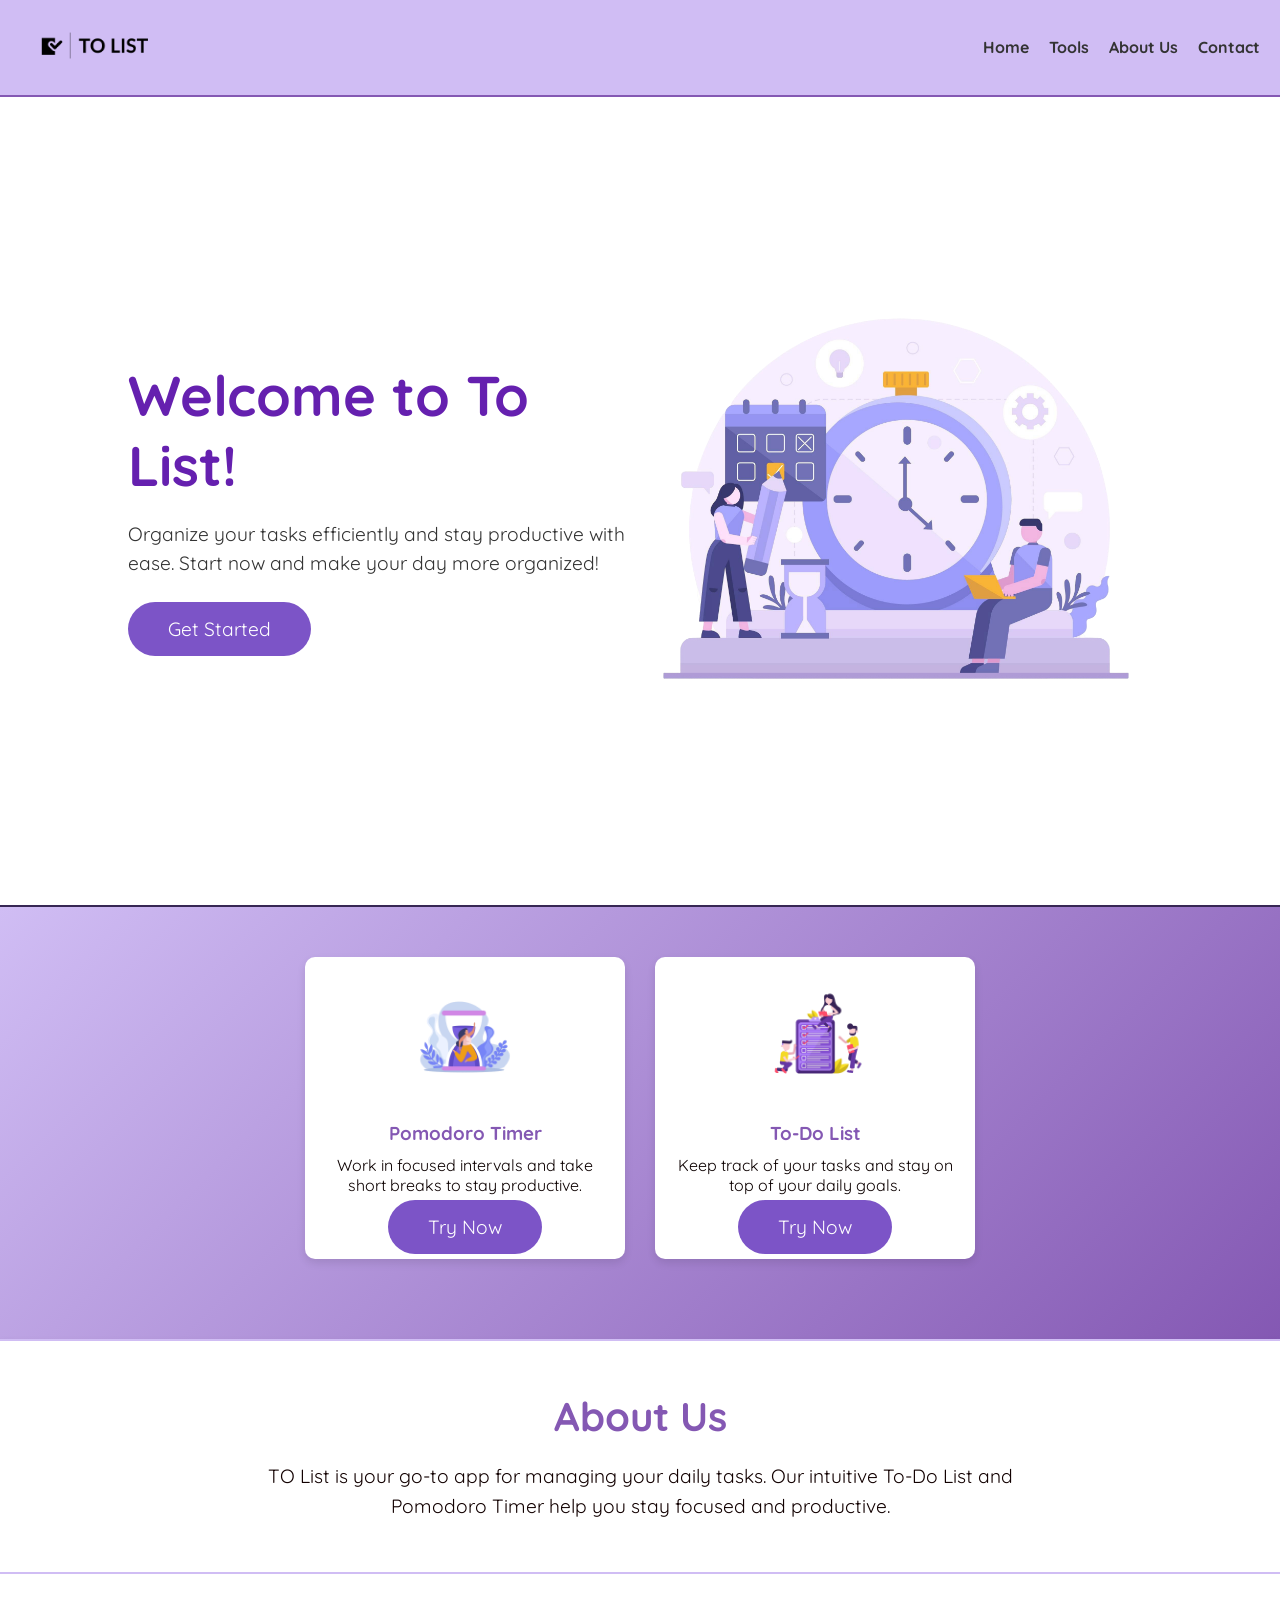
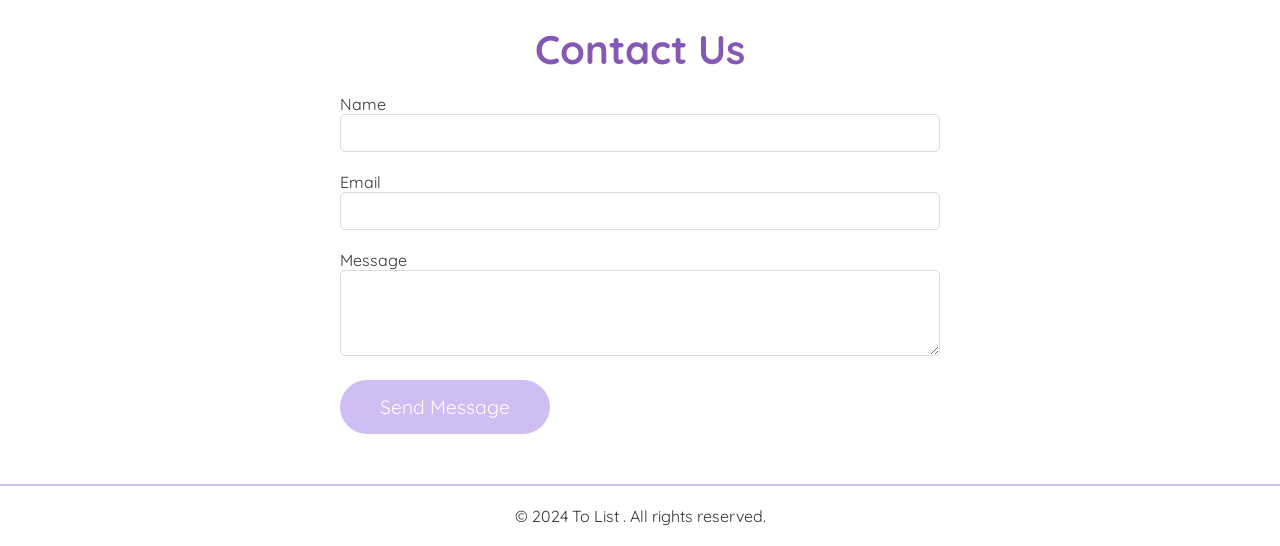
<file: index.html>
<!DOCTYPE html>
<html lang="en">
<head>
    <meta charset="UTF-8">
    <meta name="viewport" content="width=device-width, initial-scale=1.0">
    <title>To List</title>
    <link rel="stylesheet" href="styles.css">
    <link href="https://fonts.googleapis.com/css2?family=Quicksand:wght@400;700&display=swap" rel="stylesheet">
</head>
<body>
    <header>
        <div class="navbar">
            <a href="#" class="logo">
                <img src="images/image.png" alt="My Tasker Logo">
            </a>
            <ul class="nav-links">
                <li><a href="#home">Home</a></li>
                <li><a href="#tools">Tools</a></li>
                <li><a href="#about">About Us</a></li>
                <li><a href="#contact">Contact</a></li>
            </ul>
        </div>
    </header>
    
    <!-- Landing Section -->
    <section id="home" class="landing">
        <div class="landing-content">
            <h1>Welcome to To List!</h1>
            <p>Organize your tasks efficiently and stay productive with ease. Start now and make your day more organized!</p>
            <a href="#tools" class="cta-button">Get Started</a>
        </div>
        <div class="landing-image">
            <img src="images/landing.png" alt="Task Management Image">
        </div>
    </section>
    
    <!-- Tools Section -->
    <section id="tools" class="tools-section">
        <div class="tool-container">
            <div class="tool-option">
                <img src="images/pomodoro (2).png" alt="Pomodoro Timer">
                <h3>Pomodoro Timer</h3>
                <p>Work in focused intervals and take short breaks to stay productive.</p>
                <a href="" class="cta-button">Try Now</a>
            </div>
            <div class="tool-option">
                <img src="images/todolist.png" alt="To-Do List">
                <h3>To-Do List</h3>
                <p>Keep track of your tasks and stay on top of your daily goals.</p>
                <a href="to-do-list/index.html" class="cta-button">Try Now</a>
            </div>
        </div>
    </section>
    
    <!-- About Section -->
    <section id="about" class="about-section">
        <div class="about-container">
            <div class="about-text">
                <h2>About Us</h2>
                <p>TO List is your go-to app for managing your daily tasks. Our intuitive To-Do List and Pomodoro Timer help you stay focused and productive.</p>
            </div>
        </div>
    </section>
    
    <!-- Contact Section -->
    <section id="contact" class="contact-section">
        <h2>Contact Us</h2>
        <form action="submit_form.php" method="post">
            <label for="name">Name</label>
            <input type="text" id="name" name="name" required>
            
            <label for="email">Email</label>
            <input type="email" id="email" name="email" required>
            
            <label for="message">Message</label>
            <textarea id="message" name="message" rows="4" required></textarea>
            
            <button type="submit">Send Message</button>
        </form>
    </section>
    
    <!-- Footer -->
    <footer>
        <p>&copy; 2024 To List . All rights reserved.</p>
    </footer>
</body>
</html>
</file>
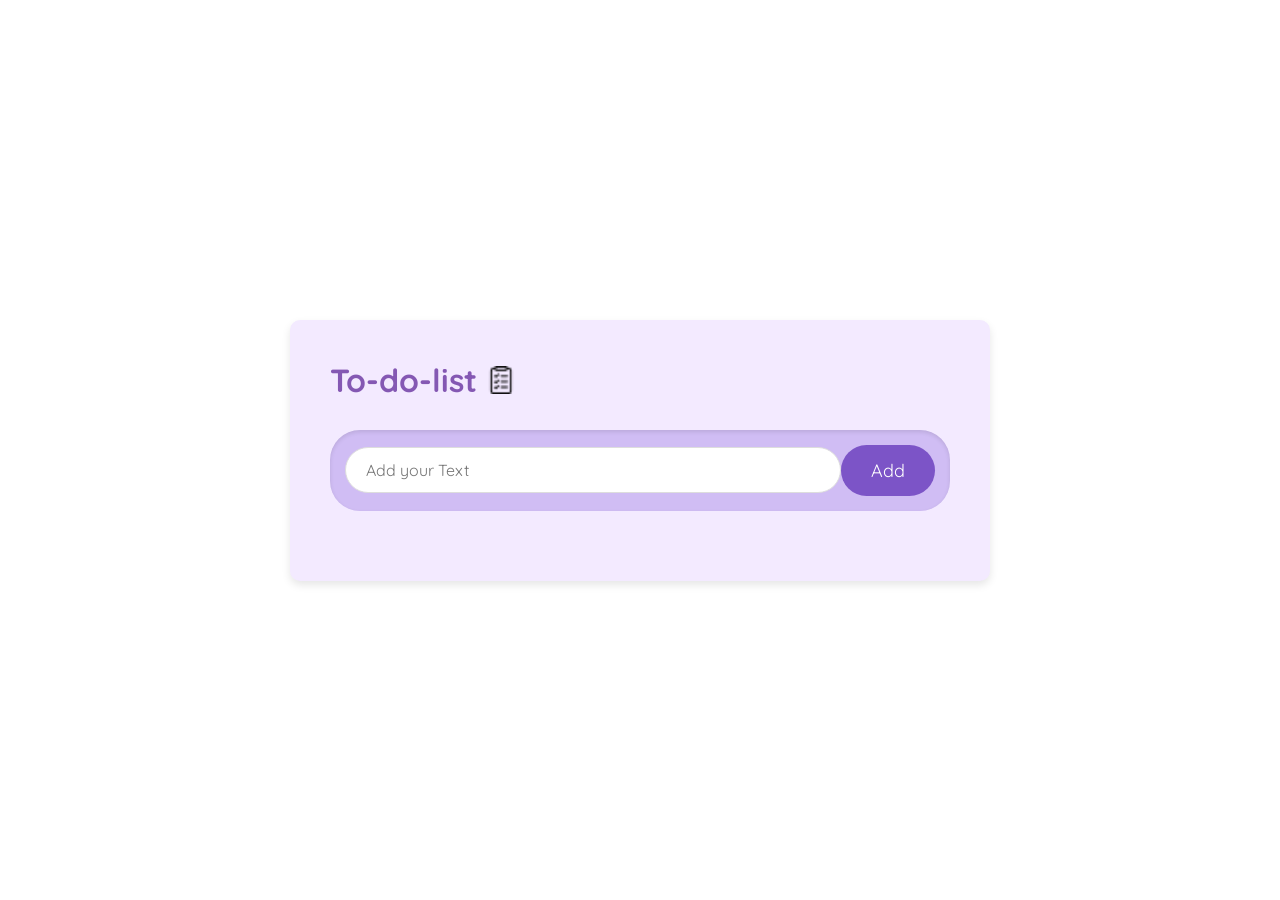
<file: to-do-list/index.html>
<!DOCTYPE html>
<html lang="en">
<head>
    <meta charset="UTF-8">
    <meta name="viewport" content="width=device-width, initial-scale=1.0">
    <title>To do list</title>
    <link rel="stylesheet" href="styles.css">
    <link href="https://fonts.googleapis.com/css2?family=Quicksand:wght@400;700&display=swap" rel="stylesheet">

</head>
<body>
    <div class="container">
        <div class="todo-app">
            <h2>To-do-list <img src="images/to-do-list.png" alt="my photo"></h2> 
            <div class="row">
                <input type="text" id ="input-box" placeholder="Add your Text">
                <button onclick="addTask()">Add</button>
            </div>
            <ul id="list-container">
                <li class="checked">Task 1</li>
                <li>Task 2</li>
                <li>Task 3</li>
   
            </ul> 
        </div>
        </div>

        <script src="script.js"></script>
</body>
</html>
</file>
<file: styles.css>
/* Reset */
* {
    margin: 0;
    padding: 0;
    box-sizing: border-box;
    font-family: 'Quicksand', sans-serif;
}

/* Body */
body {
    background-color: #ffffff; 
    color: #333;
}

header {
    background: #d0bdf4; 
    padding: 20px;
    color: #333;
    border-bottom: 2px solid #8458B3; 
}

.navbar {
    display: flex;
    justify-content: space-between;
    align-items: center;
}

.logo img {
    max-width: 150px;
}

.nav-links {
    list-style: none;
    display: flex;
}

.nav-links li {
    margin-left: 20px; 
}

.nav-links a {
    color: #333;
    text-decoration: none;
    transition: color 0.3s;
    font-weight: 700;
}

.nav-links a:hover {
    color: #8458B3; 
}

/* Landing Section */
.landing {
    display: flex;
    align-items: center;
    justify-content: space-between;
    height: 90vh;
    padding: 0 10%;
    background: #ffffff;
    border-bottom: 2px solid #372754; 
}

.landing-content {
    max-width: 50%;
}

.landing-content h1 {
    color: #6520af; /* Purple Pain */
    margin-bottom: 20px;
    font-size: 3.5em;
}

.landing-content p {
    margin-bottom: 40px;
    font-size: 1.2em;
    line-height: 1.5;
}

.cta-button {
    background: #7c54c7; 
    color: #fff;
    padding: 15px 40px;
    text-decoration: none;
    border-radius: 50px;
    font-size: 1.2em;
    transition: background 0.3s, transform 0.2s;
}

.cta-button:hover {
    background: #8458B3; 
    transform: scale(1.05);
}

.landing-image img {
    max-width: 100%;
    max-height: 70vh;
    border-radius: 10px;
}

/* Tools Section */
.tools-section {
    padding: 50px 20px;
    background: linear-gradient(135deg, #d0bdf4, #8458b3); 
    color: #ffffff;
}

.tool-container {
    display: flex;
    justify-content: center;
    gap: 30px; 
    flex-wrap: wrap;
}

.tool-option {
    background: #ffffff;
    color: #0c0101;
    padding: 20px;
    border-radius: 10px;
    width: 320px; 
    box-shadow: 0 4px 8px rgba(0, 0, 0, 0.1);
    transition: background 0.3s, transform 0.2s;
    text-align: center;
    position: relative;
    margin-bottom: 30px; 
}

.tool-option img {
    width: 120px; 
    height: 120px; 
    object-fit: cover;
    margin-bottom: 10px;
    border-radius: 50%;
}

.tool-option h3 {
    margin: 10px 0;
    color: #8458B3; 
}

.tool-option p {
    margin-bottom: 20px;
}


/* About Section */
.about-section {
    background-color: #ffffff; 
    color: #120101;
    padding: 50px 20px;
    text-align: center;
    border-top: 2px solid #d0bdf4; 
    border-bottom: 2px solid #d0bdf4; 
    box-shadow: 0 4px 8px rgba(0, 0, 0, 0.1); 
}

.about-container {
    max-width: 800px;
    margin: 0 auto;
}

.about-text h2 {
    font-size: 2.5em;
    color: #8458B3; /* Purple Pain */
    margin-bottom: 20px;
}

.about-text p {
    font-size: 1.2em;
    line-height: 1.6;
}

/* Contact Section */
.contact-section {
    background: #ffffff;
    color: #333;
    padding: 50px 20px;
    text-align: center;
}

.contact-section h2 {
    margin-bottom: 20px;
    font-size: 2.5em;
    color: #8458B3; 
}

.contact-section form {
    max-width: 600px;
    margin: 0 auto;
    text-align: left;
}

.contact-section input,
.contact-section textarea {
    width: 100%;
    padding: 10px;
    margin-bottom: 20px;
    border: 1px solid #ddd;
    border-radius: 5px;
}

.contact-section button {
    background: #d0bdf4; 
    color: #fff;
    padding: 15px 40px;
    border: none;
    border-radius: 50px;
    font-size: 1.2em;
    cursor: pointer;
    transition: background 0.3s, transform 0.2s;
}

.contact-section button:hover {
    background: #8458B3; 
    transform: scale(1.05);
}

/* Footer */
footer {
    background: #ffffff;
    color: #333;
    padding: 20px;
    text-align: center;
    border-top: 2px solid #d0bdf4; 
}
</file>
<file: to-do-list/styles.css>
/* Reset */
* {
    margin: 0;
    padding: 0;
    box-sizing: border-box;
    font-family: 'Quicksand', sans-serif;
}

/* Container */
.container {
    width: 100%;
    min-height: 100vh;
    background: #ffffff; /* Match landing page background */
    display: flex;
    align-items: center;
    justify-content: center;
    padding: 40px;
}

/* To-Do App */
.todo-app {
    width: 100%;
    max-width: 700px;
    background: #f3eaff; /* Light purple background */
    margin: 20px auto;
    padding: 40px;
    border-radius: 10px; /* Match landing page border radius */
    box-shadow: 0 4px 8px rgba(0, 0, 0, 0.1); /* Match landing page box shadow */
}

/* Heading */
.todo-app h2 {
    color: #8458B3; /* Match primary color */
    font-size: 2em; /* Adjust font size */
    display: flex;
    align-items: center;
    margin-bottom: 30px;
}

.todo-app img {
    width: 28px;
    margin-left: 10px;
}

/* Input and Button Row */
.row {
    display: flex;
    align-items: center;
    justify-content: space-between;
    background: #d0bdf4; /* Light purple background */
    border-radius: 30px;
    padding: 15px;
    box-shadow: inset 0 2px 4px rgba(0, 0, 0, 0.1);
    margin-bottom: 30px;
}

input {
    flex: 1;
    border: 1px solid #ddd;
    border-radius: 25px;
    background: #fff;
    padding: 12px 20px;
    transition: border-color 0.3s;
    font-size: 16px;
}

input:focus {
    border-color: #8458B3; /* Match primary color */
    }


input:focus {
    border-color: #8458B3; /* Match primary color */
    outline: none;
}

button {
    border: none;
    outline: none;
    padding: 14px 30px;
    background: #7c54c7; /* Match primary button color */
    color: #fff;
    font-size: 18px;
    cursor: pointer;
    border-radius: 30px;
    transition: background-color 0.3s, transform 0.2s;
}

button:hover {
    background: #8458B3; /* Match hover color */
    transform: scale(1.05);
}

/* List Items */
ul li {
    list-style: none;
    font-size: 18px;
    padding: 20px 20px 20px 60px;
    user-select: none;
    cursor: pointer;
    position: relative;
    border-bottom: 1px solid #ddd;
    transition: background-color 0.3s;
}

ul li:hover {
    background: #d0bdf4; /* Match hover background color */
}

ul li::before {
    content: '';
    position: absolute;
    height: 28px;
    width: 28px;
    border-radius: 50%;
    background-image: url(images/circle.png);
    background-size: cover;
    background-position: center;
    top: 16px;
    left: 16px;
}

ul li.checked {
    color: #999;
    text-decoration: line-through;
}

ul li.checked::before {
    background-image: url(images/accept.png);
}

ul li span {
    position: absolute;
    right: 15px;
    top: 12px;
    width: 35px;
    height: 35px;
    font-size: 20px;
    color: #999;
    line-height: 35px;
    text-align: center;
    border-radius: 50%;
    background: #f8f8f8;
    transition: background 0.3s, color 0.3s;
}

ul li span:hover {
    background: #e0e0e0;
    color: #333;
}
</file>
